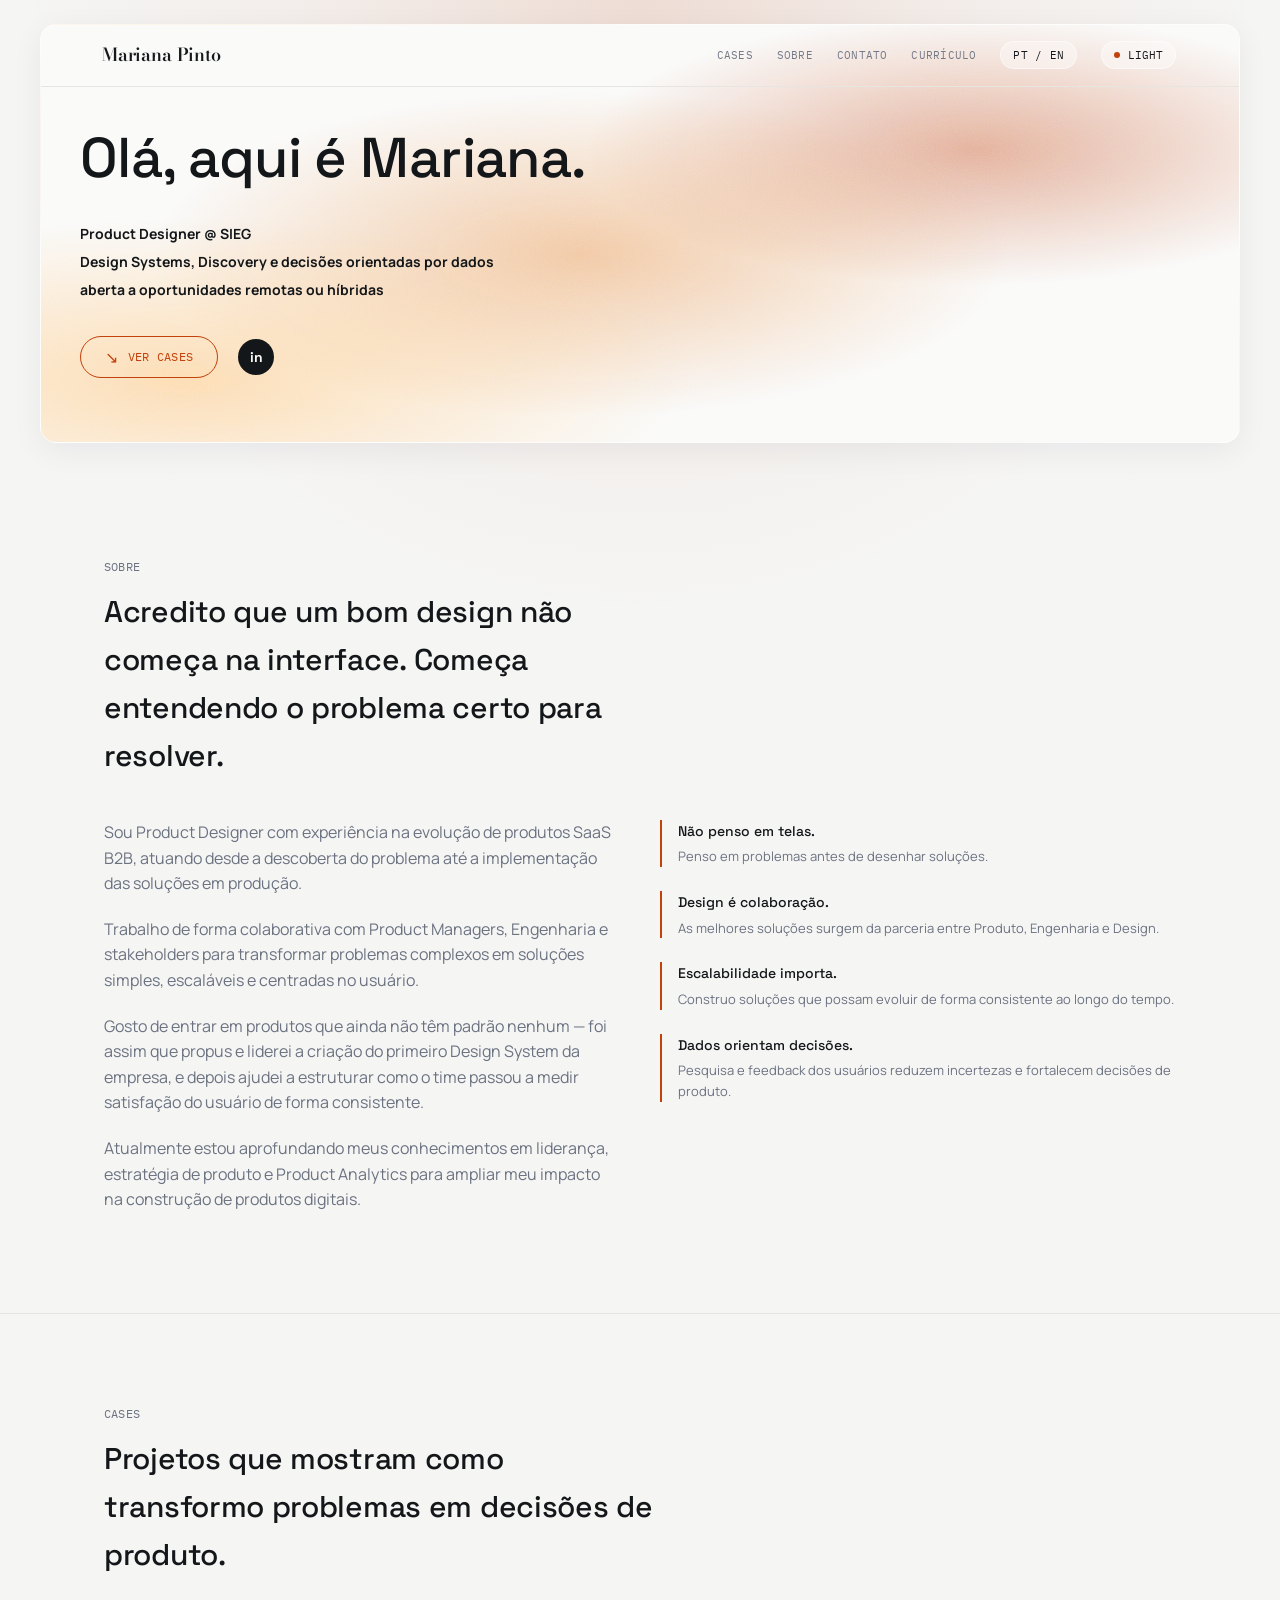
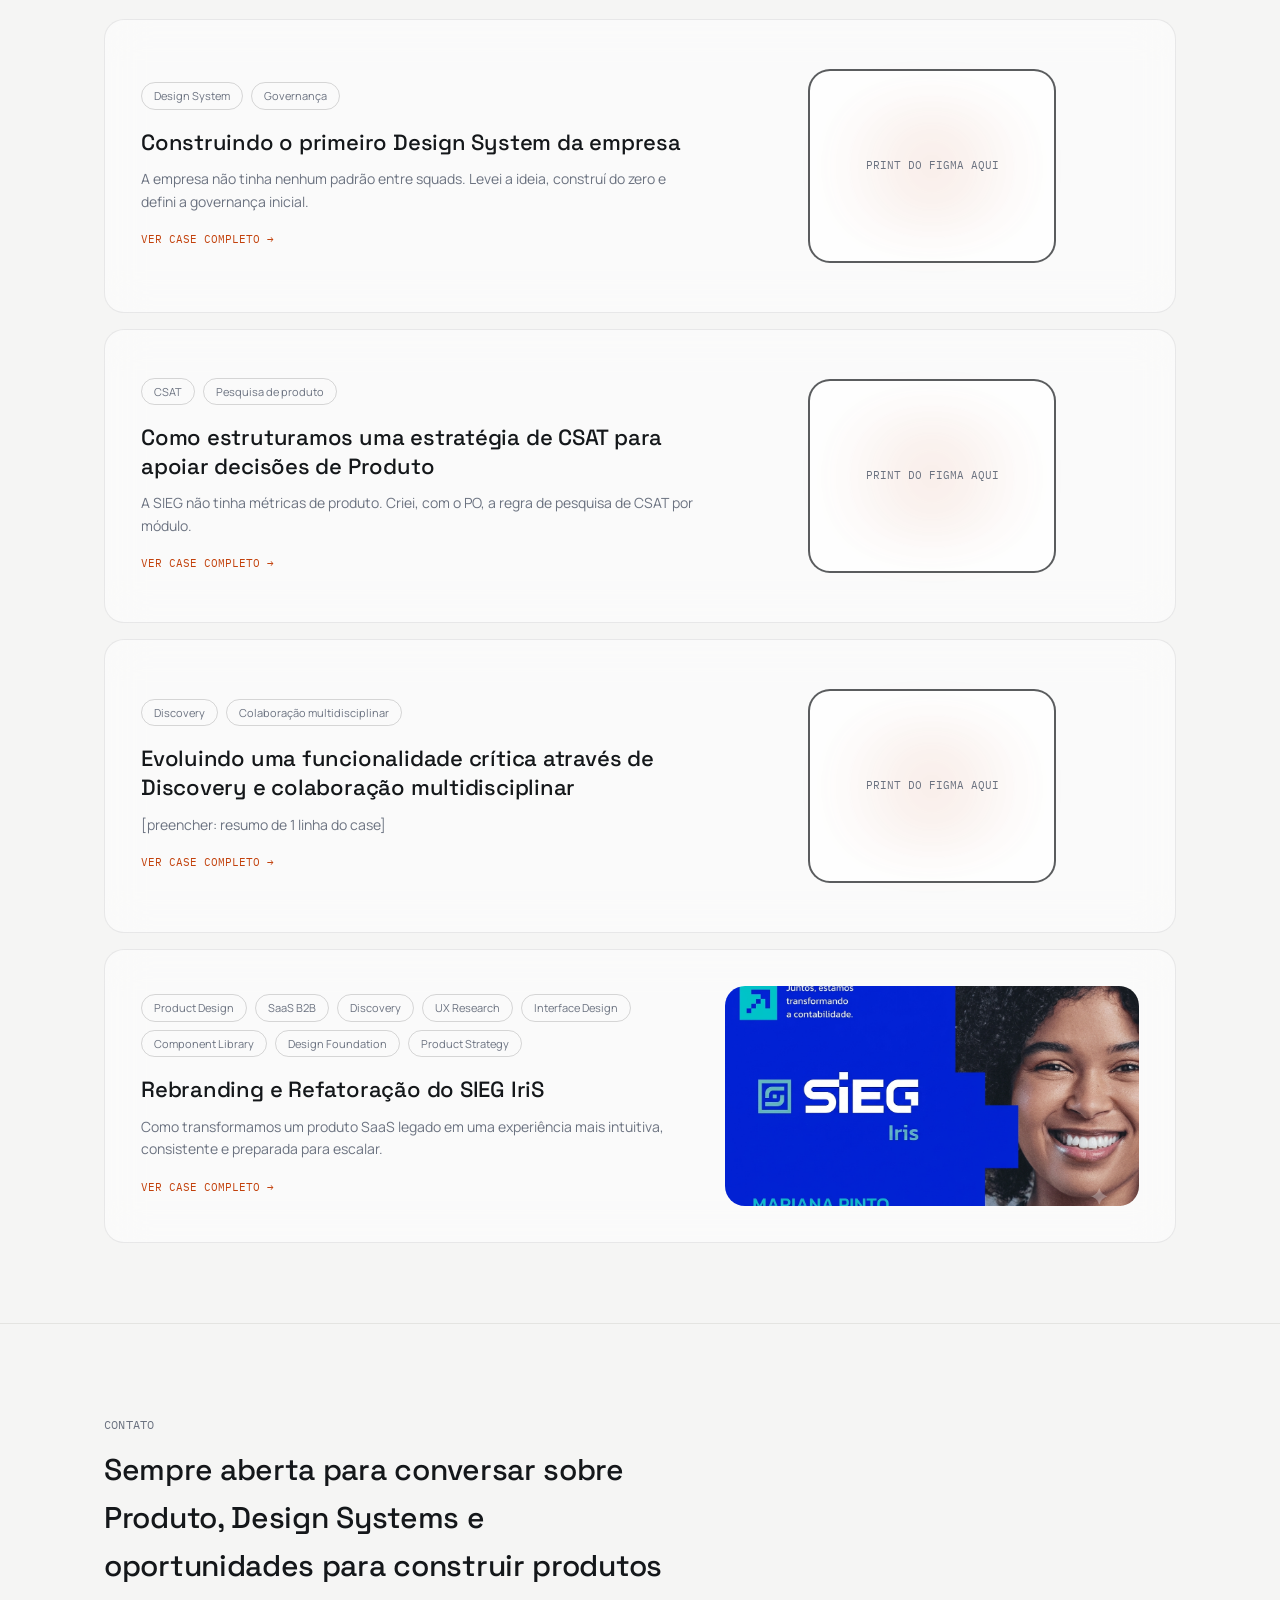
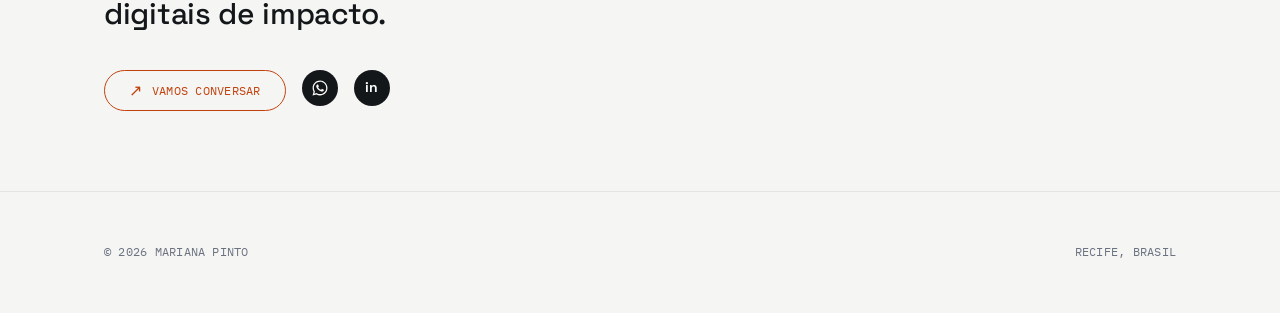
<file: index.html>
<!DOCTYPE html>
<html lang="pt-BR" id="html-root">
<head>
<meta charset="UTF-8">
<meta name="viewport" content="width=device-width, initial-scale=1.0">
<title id="page-title">Mariana Pinto — Product Designer</title>
<meta id="meta-description" name="description" content="Product Designer especialista em SaaS B2B, Design Systems e Discovery de produto. Baseada em Recife, Brasil.">
<link rel="icon" type="image/svg+xml" href="favicon.svg">
<link rel="icon" type="image/png" href="favicon-32.png">
<meta property="og:type" content="website">
<meta id="og-title" property="og:title" content="Mariana Pinto — Product Designer">
<meta id="og-description" property="og:description" content="Product Designer especialista em SaaS B2B, Design Systems e Discovery de produto.">
<meta property="og:image" content="og-cover.png">
<meta id="og-locale" property="og:locale" content="pt_BR">
<meta name="twitter:card" content="summary_large_image">
<meta id="twitter-title" name="twitter:title" content="Mariana Pinto — Product Designer">
<meta id="twitter-description" name="twitter:description" content="Product Designer especialista em SaaS B2B, Design Systems e Discovery de produto.">
<meta name="twitter:image" content="og-cover.png">
<link rel="preconnect" href="https://fonts.googleapis.com">
<link href="https://fonts.googleapis.com/css2?family=Space+Grotesk:wght@500;700&family=Manrope:wght@400;500;600&family=IBM+Plex+Mono:wght@400;500&family=Bodoni+Moda:wght@600&display=swap" rel="stylesheet">
<link rel="stylesheet" href="styles.css">
<script src="theme.js"></script>
</head>
<body>

<div class="hero-card">
  <div class="grain"></div>
  <header class="site" id="site-header">
    <div class="wrap">
      <a href="index.html" class="brand" id="brand-name">[nome]</a>
      <nav class="links">
        <a href="#cases" class="navlink" id="nav-cases">cases</a>
        <a href="#sobre" class="navlink" id="nav-sobre">sobre</a>
        <a href="#contato" class="navlink" id="nav-contato">contato</a>
        <a href="#" id="resume-link" class="navlink" target="_blank">currículo</a>
        <button id="lang-toggle" aria-label="Mudar idioma">PT / EN</button>
        <button id="theme-toggle" aria-label="Alternar tema">
          <span class="dot"></span><span id="theme-label">light</span>
        </button>
        <button id="nav-toggle" aria-label="Abrir menu" aria-expanded="false">☰</button>
      </nav>
    </div>
    <div class="nav-mobile-panel">
      <a href="#cases" class="navlink" id="nav-cases-mobile">cases</a>
      <a href="#sobre" class="navlink" id="nav-sobre-mobile">sobre</a>
      <a href="#contato" class="navlink" id="nav-contato-mobile">contato</a>
      <a href="#" id="resume-link-mobile" class="navlink" target="_blank">currículo</a>
    </div>
  </header>

  <section class="hero wrap">
    <h1 id="hero-headline">[preencher: headline]</h1>
    <div class="hero-bio">
      <p><b id="hero-currently"></b></p>
      <p><b id="hero-delivering"></b></p>
      <p><b id="hero-status"></b></p>
    </div>
    <div class="btn-row">
      <a href="#cases" class="btn-pill">
        <span class="btn-circle">↘</span>
        <span class="btn-circle-label" id="hero-cta-label">Ver cases</span>
      </a>
      <a href="#" id="hero-linkedin" class="linkedin-badge" target="_blank" aria-label="LinkedIn">in</a>
    </div>
  </section>
</div>

<main>

  <section class="block" id="sobre">
    <div class="wrap">
      <p class="label-mono" id="sobre-eyebrow">sobre</p>
      <h2 id="about-headline">[preencher]</h2>
      <div class="about-grid">
        <div class="col-text" id="about-paragraphs"></div>
        <div class="col-principles" id="about-principles"></div>
      </div>
    </div>
  </section>

  <section class="block" id="cases">
    <div class="wrap">
      <p class="label-mono" id="cases-eyebrow">cases</p>
      <h2 id="cases-headline">[preencher]</h2>
      <div id="case-list" class="case-list-v2" style="margin-top: 40px;"></div>
    </div>
  </section>

  <section class="block" id="contato">
    <div class="wrap">
      <p class="label-mono" id="contato-eyebrow">contato</p>
      <h2 id="contact-headline">[preencher]</h2>
      <div class="contact-row">
        <a href="#" id="contact-email" class="btn-pill">
          <span class="btn-circle">↗</span>
          <span class="btn-circle-label" id="contact-email-label">[preencher: e-mail]</span>
        </a>
        <a href="#" id="contact-whatsapp" class="whatsapp-badge" target="_blank" aria-label="WhatsApp">
          <svg viewBox="0 0 24 24" width="18" height="18" fill="currentColor" aria-hidden="true"><path d="M12.04 2C6.58 2 2.13 6.45 2.13 11.91c0 1.75.46 3.45 1.32 4.95L2 22l5.25-1.38a9.9 9.9 0 0 0 4.79 1.22h.01c5.46 0 9.91-4.45 9.91-9.91 0-2.65-1.03-5.14-2.9-7.01A9.87 9.87 0 0 0 12.04 2zm0 18.15h-.01a8.2 8.2 0 0 1-4.18-1.15l-.3-.18-3.12.82.83-3.04-.2-.31a8.22 8.22 0 0 1-1.26-4.38c0-4.54 3.7-8.24 8.25-8.24 2.2 0 4.27.86 5.83 2.42a8.17 8.17 0 0 1 2.41 5.83c0 4.55-3.7 8.23-8.25 8.23zm4.52-6.16c-.25-.12-1.47-.72-1.7-.81-.23-.08-.4-.12-.56.13-.17.24-.64.8-.79.97-.14.16-.29.18-.54.06-.25-.12-1.04-.38-1.98-1.22-.73-.65-1.23-1.46-1.37-1.7-.14-.25-.01-.38.11-.5.11-.11.25-.29.37-.43.12-.15.16-.25.25-.41.08-.17.04-.31-.02-.43-.06-.13-.56-1.35-.77-1.84-.2-.49-.41-.42-.56-.43h-.48c-.17 0-.43.06-.66.31-.22.25-.87.85-.87 2.06 0 1.22.89 2.4 1.02 2.56.12.17 1.75 2.68 4.25 3.75.59.26 1.05.41 1.42.52.6.19 1.14.16 1.57.1.48-.07 1.47-.6 1.68-1.18.2-.58.2-1.08.15-1.18-.06-.11-.23-.17-.48-.29z"/></svg>
        </a>
        <a href="#" id="contact-linkedin" class="linkedin-badge" target="_blank" aria-label="LinkedIn">in</a>
      </div>
    </div>
  </section>
</main>

<footer class="site">
  <div class="wrap">
    <p class="label-mono" id="footer-name">© <span id="footer-year"></span> [nome]</p>
    <p class="label-mono" id="footer-local">Recife, Brasil</p>
  </div>
</footer>

<script src="data.js"></script>
<script>
function getLang() {
  try { return localStorage.getItem("lang") || "pt"; } catch (e) { return "pt"; }
}
function setLang(lang) {
  try { localStorage.setItem("lang", lang); } catch (e) {}
}

function render(lang) {
  const T = I18N[lang];
  document.getElementById("html-root").lang = lang === "pt" ? "pt-BR" : "en";
  document.getElementById("lang-toggle").textContent = lang === "pt" ? "PT / EN" : "EN / PT";

  document.getElementById("page-title").textContent = T.site.nome + " — Product Designer";
  const desc = lang === "pt"
    ? "Product Designer especialista em SaaS B2B, Design Systems e Discovery de produto. Baseada em Recife, Brasil."
    : "Product Designer specializing in B2B SaaS, Design Systems, and product Discovery. Based in Recife, Brazil.";
  document.getElementById("meta-description").content = desc;
  document.getElementById("og-title").content = T.site.nome + " — Product Designer";
  document.getElementById("og-description").content = desc;
  document.getElementById("twitter-title").content = T.site.nome + " — Product Designer";
  document.getElementById("twitter-description").content = desc;
  document.getElementById("og-locale").content = lang === "pt" ? "pt_BR" : "en_US";

  document.getElementById("brand-name").textContent = T.site.nome;
  document.getElementById("footer-name").innerHTML = "© <span id='footer-year'></span> " + T.site.nome;
  document.getElementById("footer-year").textContent = new Date().getFullYear();
  document.getElementById("footer-local").textContent = T.ui.footer.local;

  document.getElementById("nav-cases").textContent = T.ui.nav.cases;
  document.getElementById("nav-sobre").textContent = T.ui.nav.sobre;
  document.getElementById("nav-contato").textContent = T.ui.nav.contato;
  document.getElementById("nav-cases-mobile").textContent = T.ui.nav.cases;
  document.getElementById("nav-sobre-mobile").textContent = T.ui.nav.sobre;
  document.getElementById("nav-contato-mobile").textContent = T.ui.nav.contato;
  document.getElementById("resume-link").textContent = T.ui.nav.curriculo;
  document.getElementById("resume-link-mobile").textContent = T.ui.nav.curriculo;
  document.getElementById("resume-link").href = T.site.resume;
  document.getElementById("resume-link-mobile").href = T.site.resume;

  document.getElementById("hero-status").textContent = T.hero.status;
  document.getElementById("hero-headline").textContent = T.hero.headline;
  document.getElementById("hero-currently").textContent = T.hero.atualmente;
  document.getElementById("hero-delivering").textContent = T.hero.entregando;
  document.getElementById("hero-linkedin").href = T.site.linkedin;
  document.getElementById("hero-linkedin").setAttribute("aria-label", T.ui.aria.linkedin);
  document.getElementById("hero-cta-label").textContent = T.ui.misc.verCases;

  document.getElementById("contact-linkedin").href = T.site.linkedin;
  document.getElementById("contact-linkedin").setAttribute("aria-label", T.ui.aria.linkedin);
  document.getElementById("contact-whatsapp").href = T.site.whatsapp;
  document.getElementById("contact-whatsapp").setAttribute("aria-label", T.ui.aria.whatsapp);
  document.getElementById("contact-email").href = "mailto:" + T.site.email;
  document.getElementById("contact-email-label").textContent = T.contact.botao;
  document.getElementById("contact-headline").textContent = T.contact.headline;
  document.getElementById("cases-headline").textContent = T.casesSectionHeadline;

  document.getElementById("sobre-eyebrow").textContent = T.ui.nav.sobre;
  document.getElementById("cases-eyebrow").textContent = T.ui.nav.cases;
  document.getElementById("contato-eyebrow").textContent = T.ui.nav.contato;

  document.getElementById("theme-toggle").setAttribute("aria-label", T.ui.aria.tema);
  document.getElementById("nav-toggle").setAttribute("aria-label", T.ui.aria.menu);
  document.getElementById("lang-toggle").setAttribute("aria-label", T.ui.aria.idioma);

  document.getElementById("about-headline").textContent = T.about.headline;
  const aboutP = document.getElementById("about-paragraphs");
  aboutP.innerHTML = "";
  T.about.paragrafos.forEach(p => {
    const el = document.createElement("p");
    el.textContent = p;
    aboutP.appendChild(el);
  });
  const principlesEl = document.getElementById("about-principles");
  principlesEl.innerHTML = "";
  T.about.principios.forEach(p => {
    const div = document.createElement("div");
    div.className = "principle";
    div.innerHTML = "<div class='t'>" + p.titulo + "</div><div class='d'>" + p.descricao + "</div>";
    principlesEl.appendChild(div);
  });

  const caseListEl = document.getElementById("case-list");
  caseListEl.innerHTML = "";
  T.cases.forEach(c => {
    const a = document.createElement("a");
    a.className = "case-panel";
    a.href = "case.html?slug=" + encodeURIComponent(c.slug) + "&lang=" + lang;
    const tagsHtml = (c.tags || []).map(t => "<span class='case-tag'>" + t + "</span>").join("");
    const visualHtml = c.capa
      ? "<img class='case-frame-img' src='" + c.capa + "' alt='" + c.title + "'>"
      : "<div class='case-frame'>" + T.ui.misc.printFigma + "</div>";
    a.innerHTML =
      "<div class='case-panel-text'>" +
        "<div class='case-tags'>" + tagsHtml + "</div>" +
        "<h3>" + c.title + "</h3>" +
        "<p class='line'>" + c.oneLiner + "</p>" +
        "<span class='go'>" + T.ui.misc.verCaseCompleto + "</span>" +
      "</div>" +
      "<div class='case-panel-visual'>" +
        "<div class='case-glow'></div>" +
        visualHtml +
      "</div>";
    caseListEl.appendChild(a);
  });
}

let currentLang = getLang();
render(currentLang);

document.getElementById("lang-toggle").addEventListener("click", function () {
  currentLang = currentLang === "pt" ? "en" : "pt";
  setLang(currentLang);
  render(currentLang);
});
</script>
</body>
</html>
</file>
<file: styles.css>
:root {
  --paper: #FAFAF9;
  --ink: #14171A;
  --accent: #C2410C;
  --accent-light: #FFA45C;
  --muted: #6B7280;
  --line: #E4E4E1;
  --dark-bg: #0E0F11;
  --dark-text: #EDEEF0;
  --dark-line: #26282C;
  --font-display: 'Space Grotesk', 'Segoe UI', sans-serif;
  --font-body: 'Manrope', 'Segoe UI', sans-serif;
  --font-mono: 'IBM Plex Mono', 'Courier New', monospace;
}

* { box-sizing: border-box; }

html { scroll-behavior: smooth; }

body {
  margin: 0;
  background: var(--paper);
  color: var(--ink);
  font-family: var(--font-body);
  line-height: 1.6;
  transition: background 0.2s ease, color 0.2s ease;
}

body.dark {
  background: var(--dark-bg);
  color: var(--dark-text);
  --muted: #9CA3AF;
}

/* Keyboard accessibility: every interactive element needs a visible
   focus indicator, not just hover states. */
a:focus-visible,
button:focus-visible,
.navlink:focus-visible,
.btn-primary:focus-visible,
.btn-secondary:focus-visible,
.case-panel:focus-visible,
#theme-toggle:focus-visible {
  outline: 2px solid var(--accent);
  outline-offset: 3px;
  border-radius: 4px;
}
body.dark a:focus-visible,
body.dark button:focus-visible,
body.dark .navlink:focus-visible,
body.dark .btn-primary:focus-visible,
body.dark .btn-secondary:focus-visible,
body.dark .case-panel:focus-visible,
body.dark #theme-toggle:focus-visible {
  outline-color: var(--accent-light);
}

::selection { background: var(--accent); color: var(--paper); }
body.dark ::selection { background: var(--accent-light); color: var(--dark-bg); }

a { color: inherit; text-decoration: none; }

.wrap { max-width: 1120px; margin: 0 auto; padding: 0 24px; }

.label-mono {
  font-family: var(--font-mono);
  letter-spacing: 0.02em;
  text-transform: uppercase;
  font-size: 0.72rem;
  color: var(--muted);
}

/* Header */
header.site {
  position: sticky;
  top: 0;
  z-index: 40;
  border-bottom: 1px solid var(--line);
  background: rgba(250, 250, 249, 0.85);
  backdrop-filter: blur(8px);
}
body.dark header.site {
  border-bottom-color: var(--dark-line);
  background: rgba(14, 15, 17, 0.85);
}
header.site .wrap {
  display: flex;
  align-items: center;
  justify-content: space-between;
  padding-top: 16px;
  padding-bottom: 16px;
}
.brand {
  font-family: 'Bodoni Moda', serif;
  font-weight: 600;
  font-size: 18px;
  letter-spacing: -0.01em;
  margin-left: -2px;
}
nav.links { display: flex; align-items: center; gap: 24px; }
nav.links a.navlink {
  font-family: var(--font-mono);
  font-size: 11px;
  text-transform: uppercase;
  letter-spacing: 0.02em;
  color: var(--muted);
}
nav.links a.navlink:hover { color: var(--ink); }
body.dark nav.links a.navlink:hover { color: var(--dark-text); }

#nav-toggle {
  display: none;
  border: 1px solid rgba(20,23,26,0.18);
  background: rgba(255,255,255,0.35);
  border-radius: 999px;
  width: 34px;
  height: 34px;
  align-items: center;
  justify-content: center;
  cursor: pointer;
  font-size: 16px;
  color: var(--ink);
}
body.dark #nav-toggle { border-color: rgba(255,255,255,0.18); background: rgba(255,255,255,0.06); color: var(--dark-text); }

.nav-mobile-panel { display: none; }

@media (max-width: 560px) {
  #nav-toggle { display: flex; }
  nav.links { gap: 12px; }
  nav.links a.navlink { display: none; }
  header.site { position: relative; }
  header.site .nav-mobile-panel {
    display: none;
    position: absolute;
    top: 100%;
    left: 0;
    right: 0;
    flex-direction: column;
    gap: 0;
    background: var(--paper);
    border-top: 1px solid var(--line);
    border-bottom: 1px solid var(--line);
    padding: 8px 24px;
    z-index: 50;
  }
  body.dark header.site .nav-mobile-panel { background: var(--dark-bg); border-color: var(--dark-line); }
  header.site.nav-open .nav-mobile-panel { display: flex; }
  .nav-mobile-panel a.navlink { padding: 12px 0; border-bottom: 1px solid var(--line); }
  body.dark .nav-mobile-panel a.navlink { border-color: var(--dark-line); }
  .nav-mobile-panel a.navlink:last-child { border-bottom: none; }
}

#theme-toggle {
  font-family: var(--font-mono);
  font-size: 11px;
  text-transform: uppercase;
  display: flex;
  align-items: center;
  gap: 8px;
  border: 1px solid rgba(255,255,255,0.5);
  border-radius: 999px;
  padding: 6px 12px;
  background: rgba(255,255,255,0.4);
  backdrop-filter: blur(12px);
  -webkit-backdrop-filter: blur(12px);
  cursor: pointer;
  color: var(--ink);
}
body.dark #theme-toggle { border-color: rgba(255,255,255,0.1); background: rgba(255,255,255,0.06); color: var(--dark-text); }

#lang-toggle {
  font-family: var(--font-mono);
  font-size: 11px;
  text-transform: uppercase;
  letter-spacing: 0.02em;
  border: 1px solid rgba(255,255,255,0.5);
  border-radius: 999px;
  padding: 6px 12px;
  background: rgba(255,255,255,0.4);
  backdrop-filter: blur(12px);
  -webkit-backdrop-filter: blur(12px);
  cursor: pointer;
  color: var(--ink);
}
body.dark #lang-toggle { border-color: rgba(255,255,255,0.1); background: rgba(255,255,255,0.06); color: var(--dark-text); }
.dot { width: 6px; height: 6px; border-radius: 50%; background: var(--accent); display:inline-block; }
body.dark .dot { background: var(--accent-light); }

/* Grain + gradient now cover the whole page, not just the hero card,
   so every section shares the same visual language while scrolling. */
body {
  background-color: #F5F5F4;
  background-image: radial-gradient(circle at 50% 0%, rgba(194, 65, 12, 0.14), rgba(194, 65, 12, 0.04) 32%, rgba(245, 245, 244, 0) 56%);
  background-attachment: fixed;
  background-size: 100% 900px;
  background-repeat: no-repeat;
}
body.dark {
  background-color: #0A0A0B;
  background-image: radial-gradient(circle at 50% 0%, rgba(255, 164, 92, 0.12), rgba(255, 164, 92, 0.03) 32%, rgba(10, 10, 11, 0) 56%);
}
body::before {
  content: "";
  position: fixed;
  inset: 0;
  z-index: 0;
  pointer-events: none;
  opacity: 0.12;
  mix-blend-mode: overlay;
  background-image: url("data:image/svg+xml,%3Csvg xmlns='http://www.w3.org/2000/svg' width='120' height='120'%3E%3Cfilter id='n'%3E%3CfeTurbulence type='fractalNoise' baseFrequency='0.9' numOctaves='2' stitchTiles='stitch'/%3E%3C/filter%3E%3Crect width='100%25' height='100%25' filter='url(%23n)'/%3E%3C/svg%3E");
}
.hero-card, main, footer.site { position: relative; z-index: 1; }

.hero-card {
  position: relative;
  max-width: 1200px;
  margin: 24px auto;
  border: 1px solid rgba(255, 255, 255, 0.6);
  border-radius: 16px;
  overflow: hidden;
  background:
    radial-gradient(ellipse 60% 55% at 12% 85%, rgba(255, 196, 120, 0.55), rgba(255, 196, 120, 0) 70%),
    radial-gradient(ellipse 55% 60% at 45% 55%, rgba(232, 140, 60, 0.45), rgba(232, 140, 60, 0) 65%),
    radial-gradient(ellipse 50% 50% at 78% 30%, rgba(194, 65, 12, 0.4), rgba(194, 65, 12, 0) 65%),
    #FAFAF9;
  box-shadow: 0 8px 32px rgba(20, 23, 26, 0.06);
}
body.dark .hero-card {
  border-color: rgba(255, 255, 255, 0.08);
  background:
    radial-gradient(ellipse 60% 55% at 12% 85%, rgba(255, 164, 92, 0.25), rgba(255, 164, 92, 0) 70%),
    radial-gradient(ellipse 55% 60% at 45% 55%, rgba(255, 140, 60, 0.2), rgba(255, 140, 60, 0) 65%),
    radial-gradient(ellipse 50% 50% at 78% 30%, rgba(232, 89, 12, 0.2), rgba(232, 89, 12, 0) 65%),
    #0E0F11;
}
.hero-card .grain {
  position: absolute;
  inset: 0;
  pointer-events: none;
  opacity: 0.28;
  mix-blend-mode: overlay;
  background-image: url("data:image/svg+xml,%3Csvg xmlns='http://www.w3.org/2000/svg' width='120' height='120'%3E%3Cfilter id='n'%3E%3CfeTurbulence type='fractalNoise' baseFrequency='0.9' numOctaves='2' stitchTiles='stitch'/%3E%3C/filter%3E%3Crect width='100%25' height='100%25' filter='url(%23n)'/%3E%3C/svg%3E");
}
.hero-card header.site { position: static; background: transparent; backdrop-filter: none; }

.hero { padding: 40px 0 56px; position: relative; }
.hero-topline {
  display: flex;
  flex-wrap: wrap;
  justify-content: space-between;
  gap: 8px;
  font-size: 13px;
  color: var(--ink);
  padding-bottom: 16px;
}
body.dark .hero-topline { color: var(--dark-text); }
.hero-topline b { font-weight: 600; }

.hero h1 {
  font-family: var(--font-display);
  font-size: clamp(32px, 5vw, 56px);
  font-weight: 500;
  line-height: 1.1;
  letter-spacing: -0.01em;
  max-width: 720px;
  margin: 0 0 32px;
}
.hero-bio {
  font-size: 14px;
  color: var(--ink);
  line-height: 2;
  margin-bottom: 32px;
}
body.dark .hero-bio { color: var(--dark-text); }
.hero-bio p { margin: 0; }

.btn-row { display: flex; flex-wrap: wrap; align-items: center; gap: 20px; margin-bottom: 8px; }

.btn-pill {
  display: inline-flex;
  align-items: center;
  gap: 10px;
  border: 1.5px solid var(--accent);
  border-radius: 999px;
  padding: 10px 24px;
  transition: background 0.2s ease;
}
.btn-pill:hover { background: rgba(194, 65, 12, 0.06); }
body.dark .btn-pill { border-color: var(--accent-light); }
body.dark .btn-pill:hover { background: rgba(255, 164, 92, 0.08); }
.btn-pill .btn-circle {
  font-size: 16px;
  color: var(--accent);
  flex-shrink: 0;
  line-height: 1;
}
body.dark .btn-pill .btn-circle { color: var(--accent-light); }
.btn-pill .btn-circle-label {
  font-family: var(--font-mono);
  font-size: 12px;
  text-transform: uppercase;
  letter-spacing: 0.02em;
  color: var(--accent);
}
body.dark .btn-pill .btn-circle-label { color: var(--accent-light); }

.linkedin-badge, .whatsapp-badge {
  width: 36px;
  height: 36px;
  border-radius: 50%;
  display: flex;
  align-items: center;
  justify-content: center;
  transition: transform 0.2s ease;
}
.linkedin-badge:hover, .whatsapp-badge:hover { transform: scale(1.08); }
.linkedin-badge {
  background: #14171A;
  color: #FAFAF9;
  font-family: var(--font-display);
  font-weight: 700;
  font-size: 14px;
}
body.dark .linkedin-badge { background: #FAFAF9; color: #0E0F11; }
.whatsapp-badge { background: #14171A; color: #FAFAF9; }
body.dark .whatsapp-badge { background: #FAFAF9; color: #0E0F11; }
.btn-primary, .btn-secondary {
  display: inline-block;
  border-radius: 999px;
  padding: 12px 26px;
  font-size: 14px;
  font-weight: 500;
}
.btn-primary { background: var(--accent); color: var(--paper); }
body.dark .btn-primary { background: var(--accent-light); color: var(--dark-bg); }
.btn-secondary {
  border: 1px solid rgba(20, 23, 26, 0.18);
  background: rgba(255,255,255,0.35);
  backdrop-filter: blur(12px);
  -webkit-backdrop-filter: blur(12px);
  font-family: var(--font-mono);
  font-size: 12px;
  text-transform: uppercase;
}
body.dark .btn-secondary { border-color: rgba(255,255,255,0.18); background: rgba(255,255,255,0.06); }

/* Spec block (signature element) */
.spec-block {
  font-family: var(--font-mono);
  font-size: 11px;
  border: 1px solid var(--line);
  border-radius: 10px;
  padding: 16px;
  background: rgba(0,0,0,0.02);
  max-width: 420px;
}
body.dark .spec-block { border-color: var(--dark-line); background: rgba(255,255,255,0.03); }
.spec-row { display: flex; gap: 16px; padding: 3px 0; text-transform: none; }
.spec-row .k { width: 130px; flex-shrink: 0; color: var(--muted); }

/* Sections */
section.block { border-top: 1px solid var(--line); padding: 80px 0; }
body.dark section.block { border-top-color: var(--dark-line); }
#sobre { border-top: none; }
section.block h2 {
  font-family: var(--font-display);
  font-size: clamp(22px, 3vw, 30px);
  font-weight: 500;
  letter-spacing: -0.01em;
  max-width: 560px;
  margin: 8px 0 0;
}

/* About */
.about-grid { display: grid; gap: 40px; margin-top: 40px; grid-template-columns: 1fr; }
@media (min-width: 640px) { .about-grid { grid-template-columns: 1fr 1fr; } }
.about-grid .col-text p { color: var(--muted); margin: 0 0 20px; }
.principle {
  border-left: 2px solid var(--accent);
  padding-left: 16px;
  margin-bottom: 24px;
}
body.dark .principle { border-left-color: var(--accent-light); }
.principle .t { font-family: var(--font-display); font-size: 14px; font-weight: 500; }
.principle .d { font-size: 13px; color: var(--muted); margin-top: 4px; }

/* Case panels: each case is a rounded, glassy panel with tag pills,
   headline, description on the left and a device/image slot with a
   soft colorful glow on the right. */
.case-list-v2 { display: flex; flex-direction: column; gap: 16px; }
.case-panel {
  display: grid;
  grid-template-columns: 1.15fr 0.85fr;
  align-items: center;
  gap: 24px;
  background: rgba(255, 255, 255, 0.5);
  border: 1px solid rgba(20, 23, 26, 0.08);
  border-radius: 20px;
  padding: 36px;
  backdrop-filter: blur(20px);
  -webkit-backdrop-filter: blur(20px);
  transition: border-color 0.2s ease, transform 0.2s ease;
}
.case-panel:hover { border-color: rgba(194, 65, 12, 0.35); transform: translateY(-2px); }
body.dark .case-panel { background: rgba(255,255,255,0.035); border-color: rgba(255,255,255,0.08); }
body.dark .case-panel:hover { border-color: rgba(255, 164, 92, 0.35); }
@media (max-width: 720px) {
  .case-panel { grid-template-columns: 1fr; }
  .case-panel-visual { order: -1; height: 160px; }
}

.case-tags { display: flex; flex-wrap: wrap; gap: 8px; margin-bottom: 18px; }
.case-tag {
  font-size: 11px;
  color: var(--muted);
  border: 1px solid rgba(20, 23, 26, 0.16);
  border-radius: 999px;
  padding: 4px 12px;
}
body.dark .case-tag { border-color: rgba(255,255,255,0.16); }

.case-panel h3 {
  font-family: var(--font-display);
  font-size: 22px;
  font-weight: 500;
  letter-spacing: -0.01em;
  margin: 0;
  line-height: 1.3;
}
.case-panel:hover h3 { color: var(--accent); }
body.dark .case-panel:hover h3 { color: var(--accent-light); }
.case-panel p.line { color: var(--muted); margin: 12px 0 0; font-size: 14px; line-height: 1.6; }
.case-panel .go {
  font-family: var(--font-mono);
  font-size: 11px;
  text-transform: uppercase;
  color: var(--accent);
  margin-top: 18px;
  display: inline-block;
}
body.dark .case-panel .go { color: var(--accent-light); }

.case-panel-visual {
  position: relative;
  height: 220px;
  display: flex;
  align-items: center;
  justify-content: center;
}
.case-glow {
  position: absolute;
  width: 65%;
  height: 65%;
  border-radius: 50%;
  background: radial-gradient(circle, rgba(194, 65, 12, 0.32), rgba(194, 65, 12, 0) 70%);
  filter: blur(18px);
}
body.dark .case-glow { background: radial-gradient(circle, rgba(255, 164, 92, 0.25), rgba(255, 164, 92, 0) 70%); }
.case-frame {
  position: relative;
  width: 60%;
  height: 88%;
  border: 2px solid rgba(20, 23, 26, 0.7);
  border-radius: 22px;
  background: rgba(255, 255, 255, 0.7);
  display: flex;
  align-items: center;
  justify-content: center;
  text-align: center;
  padding: 12px;
  font-family: var(--font-mono);
  font-size: 11px;
  text-transform: uppercase;
  color: var(--muted);
}
body.dark .case-frame { border-color: rgba(237,238,240,0.5); background: rgba(255,255,255,0.04); }

.case-frame-img {
  position: absolute;
  inset: 0;
  width: 100%;
  height: 100%;
  object-fit: cover;
  border-radius: 20px;
}

/* Contact */
.contact-row { display: flex; flex-wrap: wrap; gap: 16px; margin-top: 32px; }

footer.site {
  border-top: 1px solid var(--line);
  padding: 40px 0;
}
body.dark footer.site { border-top-color: var(--dark-line); }
footer.site .wrap {
  display: flex; flex-wrap: wrap; justify-content: space-between; gap: 8px;
}

/* Case detail page */
.back-link { display: inline-block; margin: 48px 0 16px; }
.back-link:hover { color: var(--accent); }
body.dark .back-link:hover { color: var(--accent-light); }
.case-title {
  font-family: var(--font-display);
  font-size: clamp(28px, 5vw, 44px);
  font-weight: 500;
  line-height: 1.15;
  max-width: 720px;
  margin: 8px 0 16px;
}
.case-oneliner { font-size: 18px; color: var(--muted); max-width: 560px; margin: 0 0 24px; }
.case-detail-tags { display: flex; flex-wrap: wrap; gap: 8px; margin-bottom: 8px; }
.result-note { font-size: 13px; color: var(--muted); font-style: italic; margin-top: 12px !important; }
.closing-reflection {
  font-family: var(--font-display);
  font-size: 18px;
  font-weight: 500;
  color: var(--ink);
  line-height: 1.5;
}
body.dark .closing-reflection { color: var(--dark-text); }

.detail-block { display: grid; gap: 12px; padding: 32px 0; border-top: 1px solid var(--line); grid-template-columns: 1fr; }
@media (min-width: 640px) { .detail-block { grid-template-columns: 160px 1fr; } }
body.dark .detail-block { border-top-color: var(--dark-line); }
.detail-block .eyebrow { font-family: var(--font-mono); font-size: 11px; text-transform: uppercase; color: var(--muted); }
.detail-block .content { max-width: 640px; color: var(--muted); }
.detail-block .content p { margin: 0; }
.detail-block ul { list-style: none; padding: 0; margin: 0; }
.detail-block ul li { display: flex; gap: 10px; margin-bottom: 10px; }
.detail-block ul li::before {
  content: '';
  width: 4px; height: 4px; border-radius: 50%;
  background: var(--accent); margin-top: 8px; flex-shrink: 0;
}
body.dark .detail-block ul li::before { background: var(--accent-light); }
.decision { margin-bottom: 20px; }
.decision .t { font-family: var(--font-display); font-weight: 500; color: var(--ink); }
body.dark .decision .t { color: var(--dark-text); }
.tradeoff {
  border-left: 2px solid var(--accent);
  padding-left: 16px;
  margin-bottom: 16px;
}
body.dark .tradeoff { border-left-color: var(--accent-light); }
.tradeoff .k { color: var(--ink); }
body.dark .tradeoff .k { color: var(--dark-text); }

.image-slot {
  aspect-ratio: 16/9;
  border: 1px dashed var(--line);
  border-radius: 10px;
  display: flex;
  align-items: center;
  justify-content: center;
  text-align: center;
  margin: 32px 0;
  background: rgba(0,0,0,0.01);
}
body.dark .image-slot { border-color: var(--dark-line); background: rgba(255,255,255,0.02); }
.image-slot .lbl { font-family: var(--font-mono); font-size: 11px; text-transform: uppercase; color: var(--accent); }
body.dark .image-slot .lbl { color: var(--accent-light); }
.image-slot .desc { font-size: 12px; color: var(--muted); margin-top: 4px; max-width: 280px; }

.case-figure {
  margin: 40px 0;
}
.case-figure-frame {
  border-radius: 14px;
  overflow: hidden;
  border: 1px solid rgba(20, 23, 26, 0.1);
  box-shadow: 0 12px 32px rgba(20, 23, 26, 0.08);
  background: #0E0F11;
  cursor: zoom-in;
  transition: transform 0.25s ease, box-shadow 0.25s ease;
}
body.dark .case-figure-frame { border-color: rgba(255,255,255,0.1); box-shadow: 0 12px 32px rgba(0,0,0,0.4); }
.case-figure-frame:hover { transform: translateY(-3px); box-shadow: 0 18px 40px rgba(20, 23, 26, 0.14); }
body.dark .case-figure-frame:hover { box-shadow: 0 18px 40px rgba(0,0,0,0.5); }
.case-figure-frame img { display: block; width: 100%; height: auto; }
.case-figure figcaption {
  display: flex;
  align-items: baseline;
  gap: 10px;
  margin-top: 14px;
  flex-wrap: wrap;
}
.case-figure figcaption .lbl {
  font-family: var(--font-mono);
  font-size: 11px;
  text-transform: uppercase;
  letter-spacing: 0.02em;
  color: var(--accent);
  flex-shrink: 0;
}
body.dark .case-figure figcaption .lbl { color: var(--accent-light); }
.case-figure figcaption .desc { font-size: 13px; color: var(--muted); }

.lightbox-overlay {
  position: fixed;
  inset: 0;
  background: rgba(10, 10, 11, 0.92);
  display: none;
  align-items: center;
  justify-content: center;
  z-index: 200;
  padding: 40px;
  cursor: zoom-out;
}
.lightbox-overlay.open { display: flex; }
.lightbox-overlay img {
  max-width: 100%;
  max-height: 100%;
  border-radius: 8px;
  box-shadow: 0 20px 60px rgba(0,0,0,0.5);
}
.lightbox-close {
  position: absolute;
  top: 24px;
  right: 28px;
  color: #FAFAF9;
  font-family: var(--font-mono);
  font-size: 13px;
  text-transform: uppercase;
  background: rgba(255,255,255,0.08);
  border: 1px solid rgba(255,255,255,0.2);
  border-radius: 999px;
  padding: 8px 16px;
  cursor: pointer;
}

.next-case {
  border-top: 1px solid var(--line);
  padding: 40px 0 64px;
  margin-top: 16px;
}
body.dark .next-case { border-top-color: var(--dark-line); }
.next-case .eyebrow { font-family: var(--font-mono); font-size: 11px; text-transform: uppercase; color: var(--muted); margin-bottom: 12px; }
.next-case .row { display: flex; justify-content: space-between; align-items: baseline; gap: 16px; }
.next-case .row .title { font-family: var(--font-display); font-size: 22px; font-weight: 500; }
.next-case .row:hover .title { color: var(--accent); }
body.dark .next-case .row:hover .title { color: var(--accent-light); }
.next-case .arrow { color: var(--accent); font-family: var(--font-mono); }
body.dark .next-case .arrow { color: var(--accent-light); }
</file>
